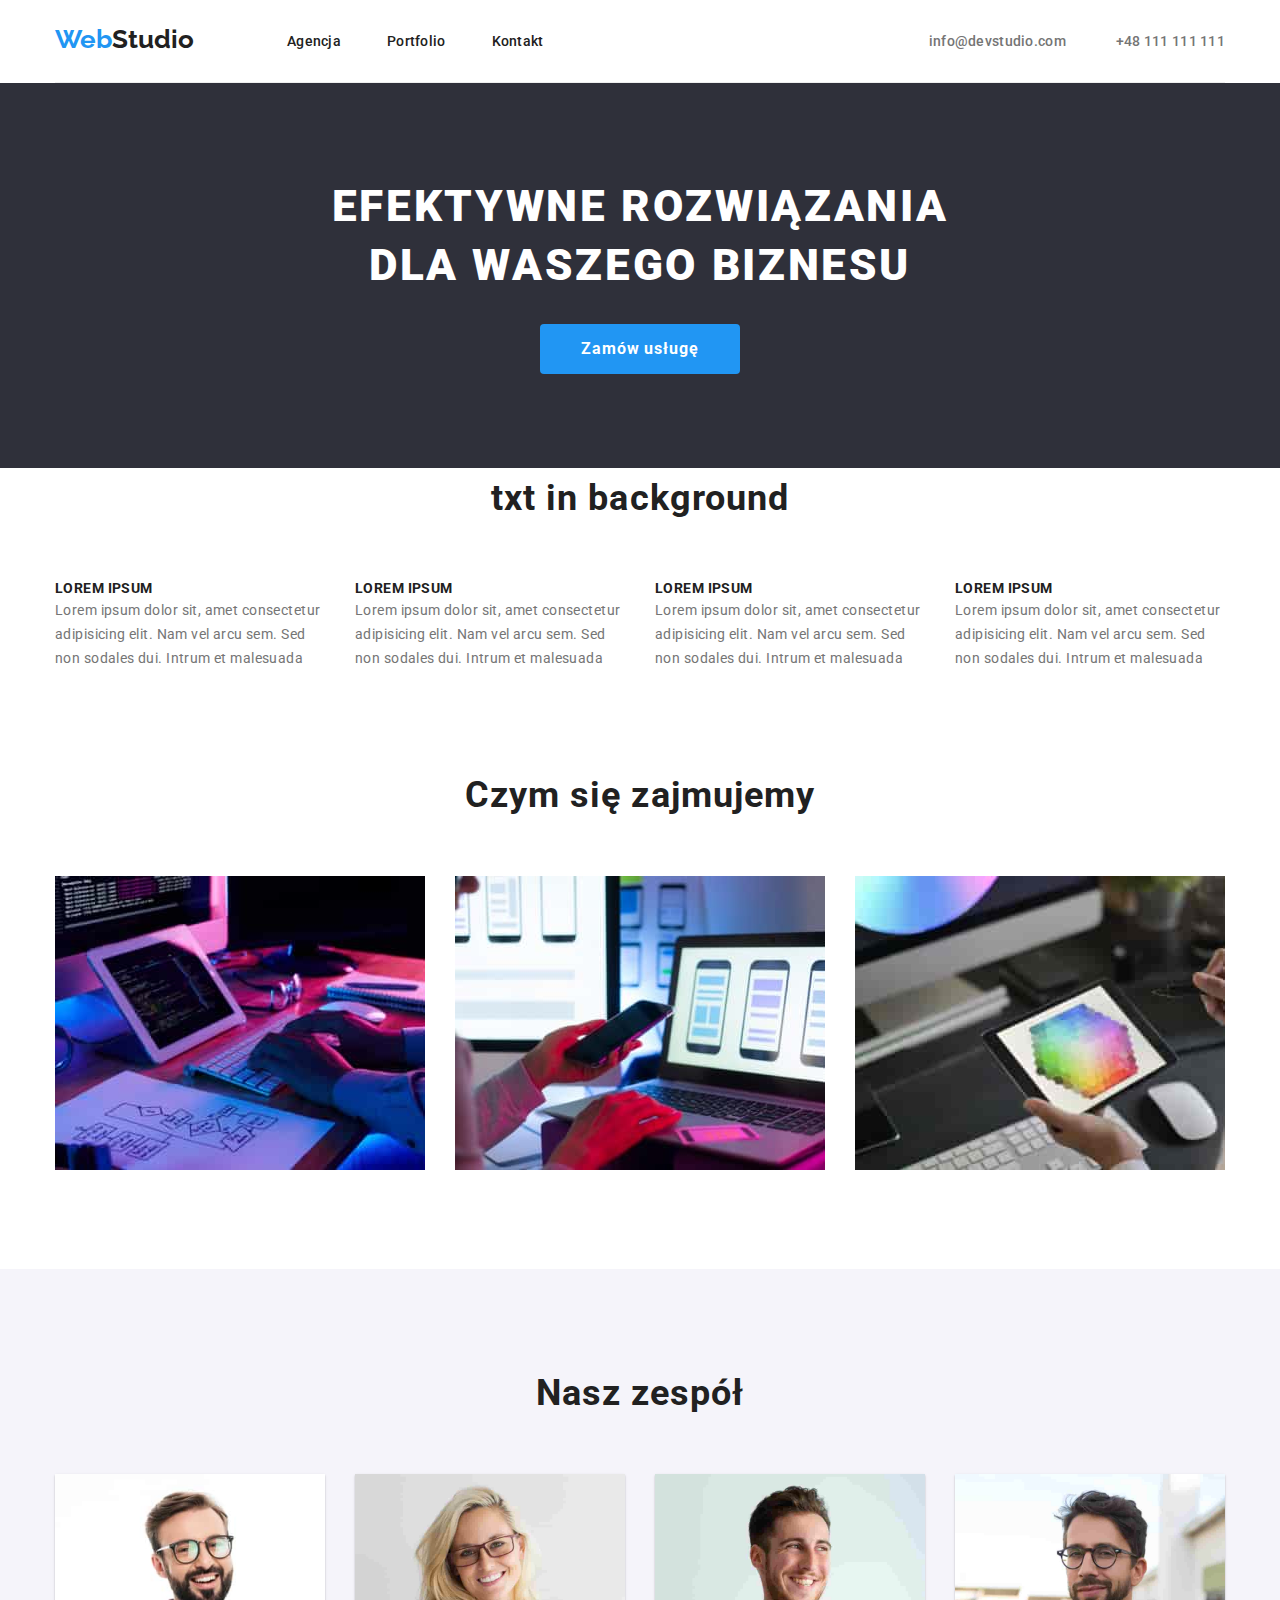
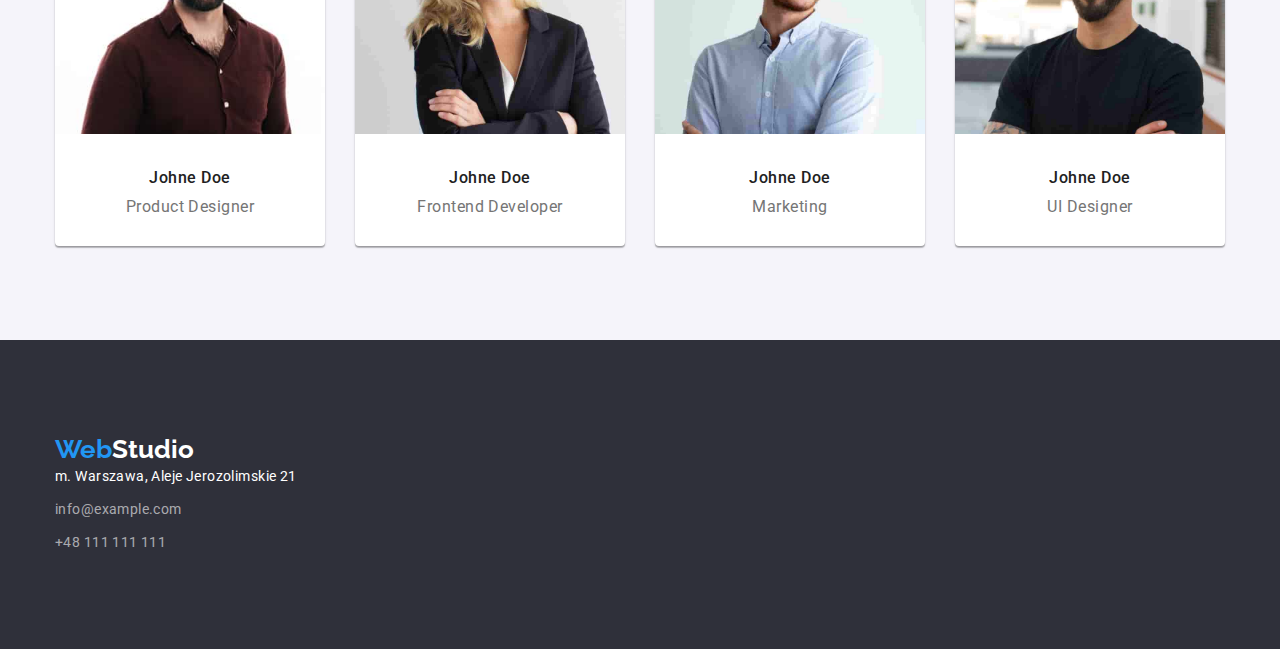
<file: index.html>
<!DOCTYPE html>
<html lang="en">
    <head>
        <meta charset="UTF-8" />
        <meta name="viewport" content="width=device-width, initial-scale=1.0" />
        <title>goit-markup-hw-03</title>
        <link
            rel="stylesheet"
            href="https://cdnjs.cloudflare.com/ajax/libs/modern-normalize/1.0.0/modern-normalize.min.css"
        />

        <link href="./css/styles.css" rel="stylesheet" />
        <link rel="preconnect" href="https://fonts.googleapis.com" />
        <link rel="preconnect" href="https://fonts.gstatic.com" crossorigin />
        <link
            href="https://fonts.googleapis.com/css2?family=Raleway:wght@700&family=Roboto:wght@400;500;700;900&display=swap"
            rel="stylesheet"
        />
    </head>
    <body>
        <header>
            <section>
                <div class="container">
                    <section class="header-top">
                        <nav class="top-part">
                            <a class="logo-h" href="#"
                                ><span class="web-word">Web</span>Studio</a
                            >
                            <ul class="header-list">
                                <li>
                                    <a
                                        class="header-link"
                                        href="./index.html"
                                        target="_blank"
                                        >Agencja</a
                                    >
                                </li>
                                <li>
                                    <a
                                        class="header-link"
                                        href="./portfolio.html"
                                        target="_blank"
                                        >Portfolio</a
                                    >
                                </li>
                                <li>
                                    <a
                                        class="header-link"
                                        href="#"
                                        target="_blank"
                                        >Kontakt</a
                                    >
                                </li>
                            </ul>
                        </nav>

                        <ul class="header-list-link">
                            <li>
                                <a
                                    class="header-contact"
                                    href="mailto:info@devstudio.com"
                                    >info@devstudio.com</a
                                >
                            </li>
                            <li>
                                <a
                                    class="header-contact"
                                    href="tel:++48 111 111 111"
                                    >+48 111 111 111</a
                                >
                            </li>
                        </ul>
                    </section>
                </div>
            </section>
        </header>
        <main>
            <section class="motto section">
                <div class="container">
                    <h1 class="motto-text">
                        EFEKTYWNE ROZWIĄZANIA DLA WASZEGO BIZNESU
                    </h1>
                    <button type="button" class="button-two">
                        Zamów usługę
                    </button>
                </div>
            </section>
            <section>
                <div class="container">
                    <h2 class="subtitle">txt in background</h2>

                    <ul class="lorem-descrp">
                        <li>
                            <h3 class="lorem-title">LOREM IPSUM</h3>
                            <p class="lorem-text">
                                Lorem ipsum dolor sit, amet consectetur
                                adipisicing elit. Nam vel arcu sem. Sed non
                                sodales dui. Intrum et malesuada
                            </p>
                        </li>
                        <li>
                            <h3 class="lorem-title">LOREM IPSUM</h3>
                            <p class="lorem-text">
                                Lorem ipsum dolor sit, amet consectetur
                                adipisicing elit. Nam vel arcu sem. Sed non
                                sodales dui. Intrum et malesuada
                            </p>
                        </li>
                        <li>
                            <h3 class="lorem-title">LOREM IPSUM</h3>
                            <p class="lorem-text">
                                Lorem ipsum dolor sit, amet consectetur
                                adipisicing elit. Nam vel arcu sem. Sed non
                                sodales dui. Intrum et malesuada
                            </p>
                        </li>
                        <li>
                            <h3 class="lorem-title">LOREM IPSUM</h3>
                            <p class="lorem-text">
                                Lorem ipsum dolor sit, amet consectetur
                                adipisicing elit. Nam vel arcu sem. Sed non
                                sodales dui. Intrum et malesuada
                            </p>
                        </li>
                    </ul>
                </div>
            </section>
            <section class="section">
                <div class="container">
                    <h2 class="subtitle">Czym się zajmujemy</h2>
                    <ul class="bau">
                        <li>
                            <img
                                src="./images/tablet.jpg"
                                alt="Programowanie na
                        tablecie"
                            />
                        </li>
                        <li>
                            <img
                                src="./images/laptop.jpg"
                                alt="Modelowanie menu smartfonu"
                            />
                        </li>
                        <li>
                            <img
                                src="./images/paleta.jpg"
                                alt="Wybór kolorów z palety tabletu"
                            />
                        </li>
                    </ul>
                </div>
            </section>
            <section class="nasz-zespol section">
                <div class="container">
                    <h2 class="subtitle">Nasz zespół</h2>

                    <ul class="zespol">
                        <li class="info-block">
                            <img
                                src="./images/pan_brazowa_koszula.jpg"
                                alt="Uśmiechnięty brunet z brodą i wąsami."
                                width="270"
                                height="260"
                            />

                            <h3 class="people-name">Johne Doe</h3>

                            <p class="job-position">Product Designer</p>
                        </li>
                        <li class="info-block">
                            <img
                                src="./images/pani.jpg"
                                alt="Uśmiechnięta blondynka w okularach i czarnej marynarce"
                                width="270"
                                height="260"
                            />

                            <h3 class="people-name">Johne Doe</h3>

                            <p class="job-position">Frontend Developer</p>
                        </li>
                        <li class="info-block">
                            <img
                                src="./images/pan_jasna_koszula.jpg"
                                alt="Uśmiechnięty pan z delikatnym zarostem w jasno-niebieskiej koszuli"
                                width="270"
                                height="260"
                            />

                            <h3 class="people-name">Johne Doe</h3>

                            <p class="job-position">Marketing</p>
                        </li>
                        <li class="info-block">
                            <img
                                src="./images/pan_czarny_tshirt.jpg"
                                alt="Arogancko uśmiechnięty brunet w okularach"
                                width="270"
                                height="260"
                            />

                            <h3 class="people-name">Johne Doe</h3>

                            <p class="job-position">UI Designer</p>
                        </li>
                    </ul>
                </div>
            </section>
        </main>
        <footer>
            <section class="footer section">
                <div class="container">
                    <a class="logo-f" href="#"
                        ><span class="web-word">Web</span
                        ><span class="studio-footer">Studio</span></a
                    >
                    <ul class="footer-list">
                        <li>
                            <p class="place">
                                m. Warszawa, Aleje Jerozolimskie 21
                            </p>
                        </li>
                        <li>
                            <a
                                class="footer-link"
                                href="mailto:info@example.com"
                                >info@example.com</a
                            >
                        </li>
                        <li>
                            <a class="footer-link" href="tel:++48 111 111 111"
                                >+48 111 111 111</a
                            >
                        </li>
                    </ul>
                </div>
            </section>
        </footer>
    </body>
</html>
</file>
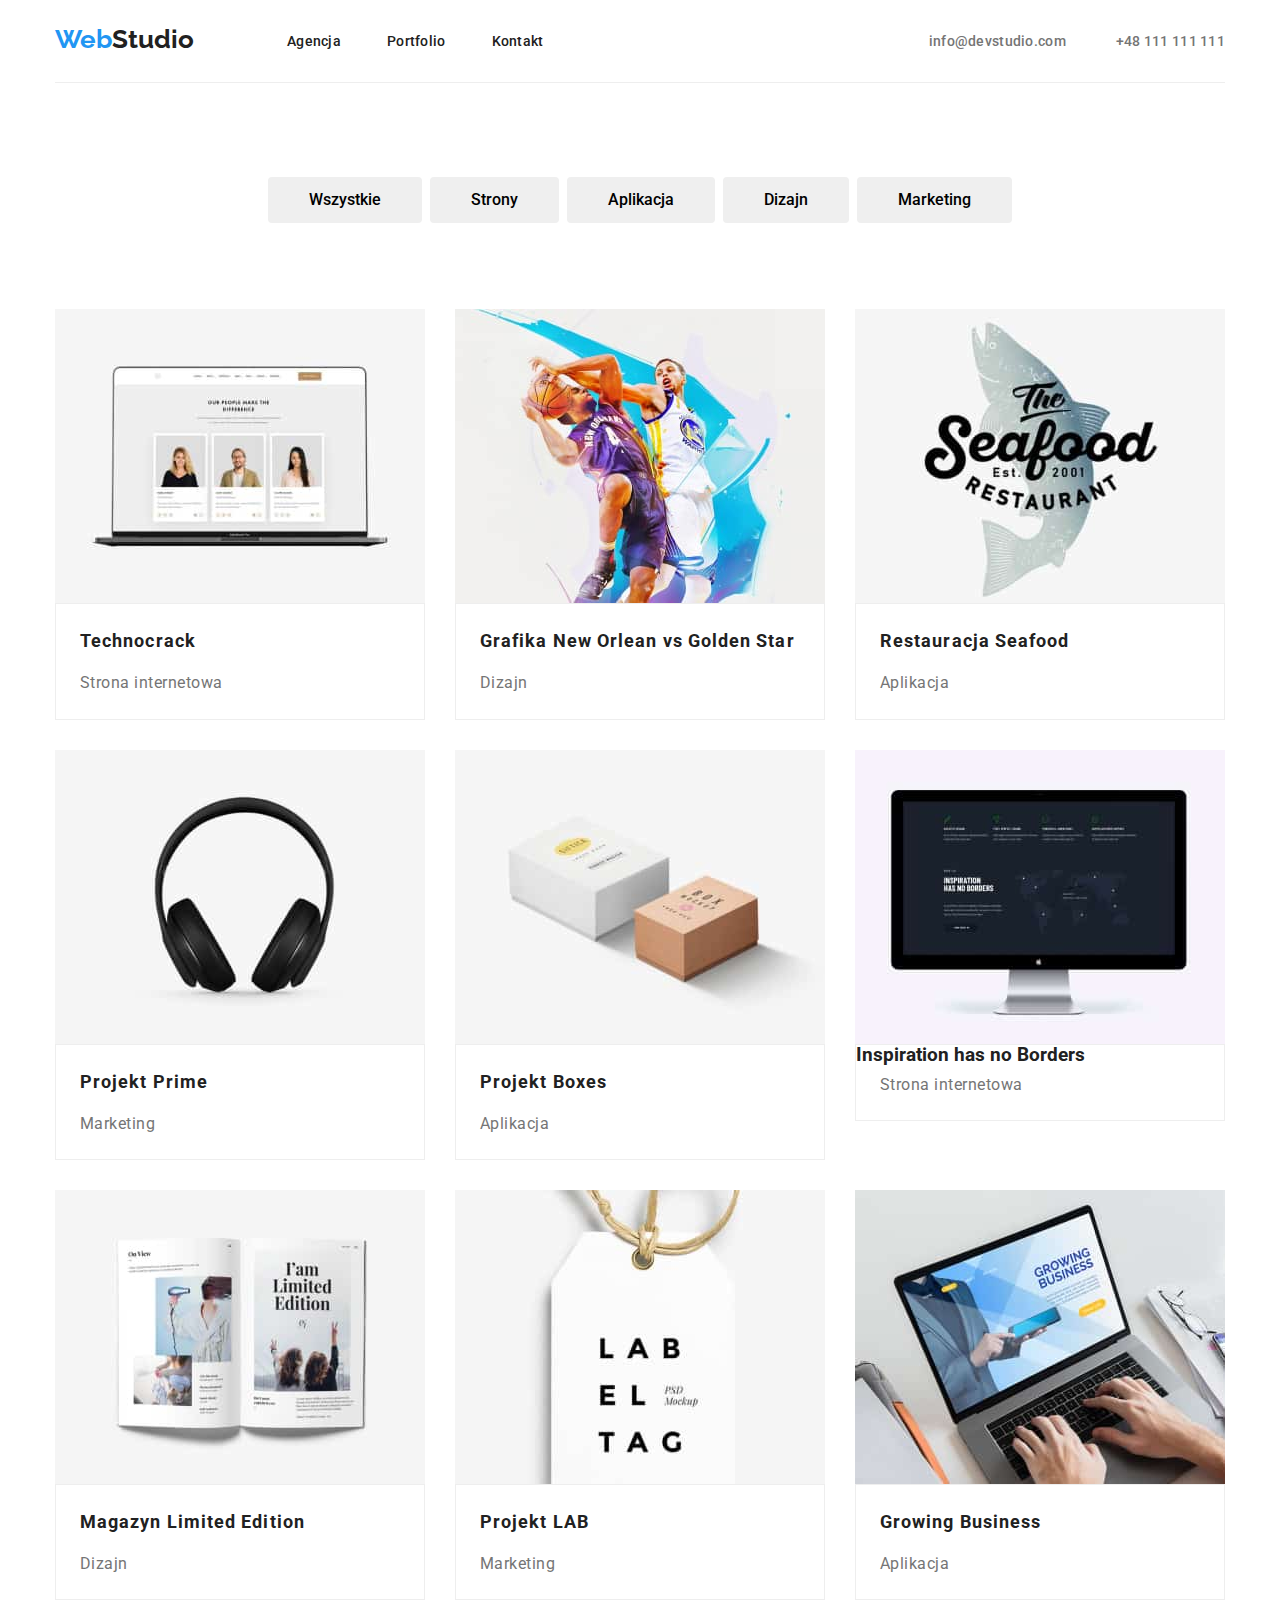
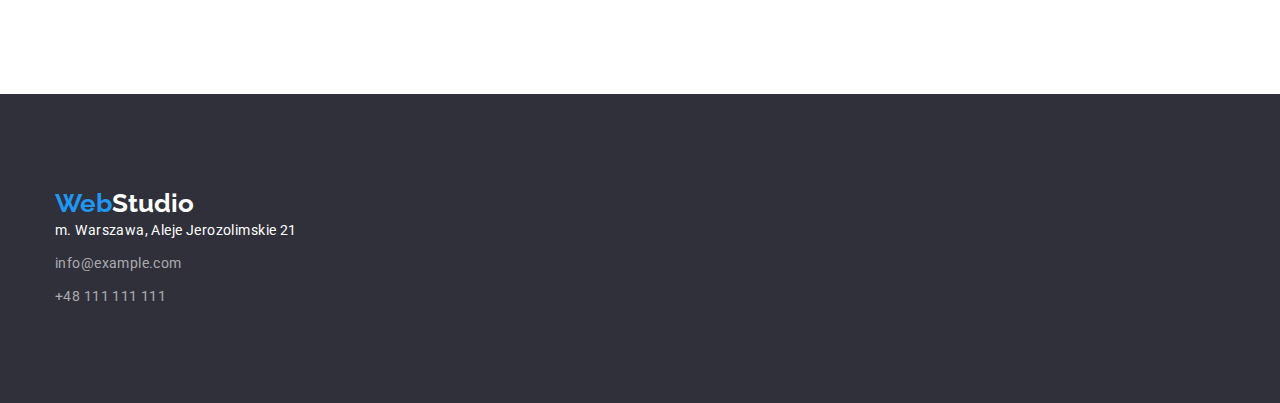
<file: portfolio.html>
<!DOCTYPE html>
<html lang="en">
    <head>
        <meta charset="UTF-8" />
        <meta name="viewport" content="width=device-width, initial-scale=1.0" />
        <title>goit-markup-hw-02</title>
        <link
            rel="stylesheet"
            href="https://cdnjs.cloudflare.com/ajax/libs/modern-normalize/1.0.0/modern-normalize.min.css"
        />
        <link href="./css/styles.css" rel="stylesheet" />
        <link rel="preconnect" href="https://fonts.googleapis.com" />
        <link rel="preconnect" href="https://fonts.gstatic.com" crossorigin />
        <link
            href="https://fonts.googleapis.com/css2?family=Raleway:wght@700&family=Roboto:wght@400;500;700;900&display=swap"
            rel="stylesheet"
        />
    </head>
    <body>
        <header>
            <div class="header-style">
                <div class="container">
                    <section class="header-top">
                        <nav class="top-part">
                            <a class="logo-h" href="#"
                                ><span class="web-word">Web</span>Studio</a
                            >
                            <ul class="header-list">
                                <li>
                                    <a
                                        class="header-link"
                                        href="./index.html"
                                        target="_blank"
                                        >Agencja</a
                                    >
                                </li>
                                <li>
                                    <a
                                        class="header-link"
                                        href="./portfolio.html"
                                        target="_blank"
                                        >Portfolio</a
                                    >
                                </li>
                                <li>
                                    <a
                                        class="header-link"
                                        href="#"
                                        target="_blank"
                                        >Kontakt</a
                                    >
                                </li>
                            </ul>
                        </nav>

                        <ul class="header-list-link">
                            <li>
                                <a
                                    class="header-contact"
                                    href="mailto:info@devstudio.com"
                                    >info@devstudio.com</a
                                >
                            </li>
                            <li>
                                <a
                                    class="header-contact"
                                    href="tel:++48 111 111 111"
                                    >+48 111 111 111</a
                                >
                            </li>
                        </ul>
                    </section>
                </div>
            </div>
        </header>
        <main>
            <section class="section">
                <div class="container">
                    <div class="navigation">
                        <button type="button" class="button">Wszystkie</button>
                        <button type="button" class="button">Strony</button>
                        <button type="button" class="button">Aplikacja</button>
                        <button type="button" class="button">Dizajn</button>
                        <button type="button" class="button">Marketing</button>
                    </div>
                </div>
            </section>
            <section class="pictures">
                <div class="container">
                    <ul class="projects">
                        <li class="info-block-two">
                            <img
                                class="picture"
                                src="./images/technocrack.jpg"
                                alt="Menu strony w internecie."
                                width="370"
                                height="294"
                            />
                            <div class="borderline">
                                <h3 class="proj-title">Technocrack</h3>
                                <p class="proj-description">
                                    Strona internetowa
                                </p>
                            </div>
                        </li>
                        <li class="info-block-two">
                            <img
                                class="picture"
                                src="./images/grafika_new_orlean.jpg"
                                alt="Koszykarze walczą o piłkę"
                                width="370"
                                height="294"
                            />
                            <div class="borderline">
                                <h3 class="proj-title">
                                    Grafika New Orlean vs Golden Star
                                </h3>
                                <p class="proj-description">Dizajn</p>
                            </div>
                        </li>
                        <li class="info-block-two">
                            <img
                                class="picture"
                                src="./images/seafood.jpg"
                                alt="Logo restauracji"
                                width="370"
                                height="294"
                            />
                            <div class="borderline">
                                <h3 class="proj-title">Restauracja Seafood</h3>
                                <p class="proj-description">Aplikacja</p>
                            </div>
                        </li>
                        <li class="info-block-two">
                            <img
                                class="picture"
                                src="./images/prime.jpg"
                                alt="Czarne słuchawki z dużymi nausznikami"
                                width="370"
                                height="294"
                            />
                            <div class="borderline">
                                <h3 class="proj-title">Projekt Prime</h3>
                                <p class="proj-description">Marketing</p>
                            </div>
                        </li>
                        <li class="info-block-two">
                            <img
                                class="picture"
                                src="./images/boxes.jpg"
                                alt="Dwa pudełka - białe i brązowe"
                                width="370"
                                height="294"
                            />
                            <div class="borderline">
                                <h3 class="proj-title">Projekt Boxes</h3>

                                <p class="proj-description">Aplikacja</p>
                            </div>
                        </li>
                        <li class="info-block-two">
                            <img
                                class="picture"
                                src="./images/no_borders.jpg"
                                alt="Strona główna na ekranie monitora"
                                width="370"
                                height="294"
                            />
                            <div class="borderline">
                                <h3>Inspiration has no Borders</h3>
                                <p class="proj-description">
                                    Strona internetowa
                                </p>
                            </div>
                        </li>
                        <li class="info-block-two">
                            <img
                                class="picture"
                                src="./images/limited_edition.jpg"
                                alt="Otwarte czasopismo"
                                width="370"
                                height="294"
                            />
                            <div class="borderline">
                                <h3 class="proj-title">
                                    Magazyn Limited Edition
                                </h3>

                                <p class="proj-description">Dizajn</p>
                            </div>
                        </li>
                        <li class="info-block-two">
                            <img
                                class="picture"
                                src="./images/lab.jpg"
                                alt="Metka z liścikiem"
                                width="370"
                                height="294"
                            />
                            <div class="borderline">
                                <h3 class="proj-title">Projekt LAB</h3>

                                <p class="proj-description">Marketing</p>
                            </div>
                        </li>
                        <li class="info-block-two">
                            <img
                                class="picture"
                                src="./images/growing_business.jpg"
                                alt="Praca na laptopie"
                                width="370"
                                height="294"
                            />
                            <div class="borderline">
                                <h3 class="proj-title">Growing Business</h3>

                                <p class="proj-description">Aplikacja</p>
                            </div>
                        </li>
                    </ul>
                </div>
            </section>
        </main>
        <footer>
            <section class="footer section">
                <div class="container">
                    <div class="footer-format">
                        <a class="logo-f" href="#"
                            ><span class="web-word">Web</span
                            ><span class="studio-footer">Studio</span></a
                        >
                        <ul class="footer-list">
                            <li>
                                <p class="place">
                                    m. Warszawa, Aleje Jerozolimskie 21
                                </p>
                            </li>
                            <li>
                                <a
                                    class="footer-link"
                                    href="mailto:info@example.com"
                                    >info@example.com</a
                                >
                            </li>
                            <li>
                                <a
                                    class="footer-link"
                                    href="tel:++48 111 111 111"
                                    >+48 111 111 111</a
                                >
                            </li>
                        </ul>
                    </div>
                </div>
            </section>
        </footer>
    </body>
</html>
</file>
<file: css/styles.css>
*,
*::after,
*::before {
    margin: 0;
    padding: 0;
}

:root {
    --active-color: #2196f3;
    --bcg2-color: #f5f4fa;
    --bcg1-color: #2f303a;
    --default-color: #212121;
}

body {
    font-family: "Roboto", sans-serif;
    color: var(--default-color);
    width: 100%;
}

.section {
    padding: 94px 0px;
}

.container {
    margin: 0 auto;
    width: 100%;
    max-width: 1200px;
    padding: 0 15px;
}

/* Subtitle to klasa dla h2*/

.subtitle {
    font-size: 36px;
    line-height: 1.7;
    text-align: center;
    letter-spacing: 0.03em;
    padding-bottom: 50px;
    margin: 0px;
}

/* HEADER */

.header-top {
    display: flex;
    justify-content: space-between;
    border-bottom: 1px solid #eeeeee;
}

.top-part {
    display: flex;
}

.logo-h {
    font-family: "Raleway";
    font-weight: 700;
    font-size: 26px;
    line-height: 31px;
    text-decoration: none;
    text-align: center;

    color: var(--default-color);
    margin-top: 24px;
    margin-right: 93px;
    margin-bottom: 25px;
}
.logo-h:visited {
    color: var(--default-color);
}

.web-word {
    color: var(--active-color);
}

.header-list {
    list-style: none;
    display: flex;
    justify-content: space-around;
    flex-wrap: wrap;
    padding-left: 0px;
    margin-top: 32px;
    margin-bottom: 32px;
    gap: 46px;
}
.header-list-link {
    list-style: none;
    display: flex;
    justify-items: flex-end;
    flex-wrap: wrap;
    padding-left: 0px;
    margin-top: 32px;
    margin-bottom: 32px;
    gap: 50px;
}

.header-list:hover {
    cursor: pointer;
    color: var(--active-color);
}

.header-link {
    font-weight: 500;
    font-size: 14px;
    line-height: 1.14;
    letter-spacing: 0.02em;
    text-decoration: none;
    color: var(--default-color);
}

.header-link:hover {
    cursor: pointer;
    color: var(--active-color);
}

.header-link:focus {
    color: var(--active-color);
    outline: none;
}

.header-contact {
    font-weight: 500;
    font-size: 14px;
    line-height: 1.14;
    letter-spacing: 0.02em;
    text-decoration: none;
    color: #757575;
}
.header-contact:hover {
    cursor: pointer;
    color: var(--active-color);
}

.header-contact:focus {
    color: var(--active-color);
    outline: none;
}

/* MAIN */
/* Pierwsza sekcja */

.motto {
    background-color: var(--bcg1-color);
}
.motto-text {
    font-weight: 900;
    font-size: 44px;
    line-height: 1.33;
    letter-spacing: 0.06em;
    text-transform: uppercase;
    text-align: center;

    padding: 0px 252px 30px 252px;

    margin-left: auto;
    margin-right: auto;
    color: #ffffff;
}

.button-two {
    border: none;
    cursor: pointer;
    display: block;

    background-color: var(--active-color);
    font-family: inherit;
    font-style: normal;
    font-weight: 700;
    font-size: 16px;
    line-height: 1.86;
    border-radius: 4px;
    padding: 0px;

    margin: auto;

    padding: 10px 41px;

    align-items: center;
    text-align: center;
    letter-spacing: 0.06em;

    color: #ffffff;
}

/* Druga sekcja */

.lorem-descrp {
    list-style: none;
    display: flex;
    justify-content: center;
    gap: 30px;
    align-items: center;
}
.lorem-title {
    font-size: 14px;
    line-height: 1.42;
    letter-spacing: 0.03em;
    text-transform: uppercase;
}
.lorem-text {
    font-size: 14px;
    line-height: 1.71;
    letter-spacing: 0.03em;
    color: #757575;
    width: 270px;
}

/* Trzecia sekcja*/

.bau {
    list-style: none;
    display: flex;
    justify-content: center;
    gap: 30px;
    padding-left: 0px;
}

/* Czwarta sekcja*/

.nasz-zespol {
    background-color: #f5f4fa;
}
.zespol {
    list-style: none;
    display: flex;
    padding-left: 0px;
    justify-content: center;
    gap: 30px;
    border-bottom-left-radius: 4px;
    border-bottom-right-radius: 4px;
}
.info-block {
    background: #ffffff;
    box-shadow: 0px 1px 3px rgba(0, 0, 0, 0.12), 0px 1px 1px rgba(0, 0, 0, 0.14),
        0px 2px 1px rgba(0, 0, 0, 0.2);
    border-radius: 0px 0px 4px 4px;
}
.people-name {
    font-weight: 500;
    font-size: 16px;
    line-height: 1.19;
    padding-top: 30px;
    padding-bottom: 10px;

    text-align: center;
    letter-spacing: 0.03em;
}
.job-position {
    font-size: 16px;
    line-height: 19px;

    text-align: center;
    letter-spacing: 0.03em;
    padding-bottom: 30px;

    color: #757575;
}

/* FOOTER */

.footer {
    background-color: var(--bcg1-color);
}

.logo-f {
    font-family: "Raleway";
    font-weight: 700;
    font-size: 26px;
    line-height: 31px;
    text-decoration: none;

    color: var(--default-color);
}
.logo-f:visited {
    color: var(--default-color);
}
.footer-list {
    list-style: none;
    display: flex;
    flex-direction: column;
    padding-left: 0px;
    gap: 9px;
}
.place {
    font-size: 14px;
    line-height: 1.71;
    font-style: normal;

    letter-spacing: 0.03em;

    margin-bottom: auto;
    color: #ffffff;
}
.studio-footer {
    color: #ffffff;
}

.footer-link {
    font-size: 14px;
    line-height: 1.71;

    letter-spacing: 0.03em;

    color: rgba(255, 255, 255, 0.6);
    text-decoration: none;
}
.footer-link:hover {
    cursor: pointer;
    color: var(--active-color);
}

.footer-link:focus {
    color: var(--active-color);
    outline: none;
}

/* druga strona */
/* MAIN*/

/* przyciski */

.navigation {
    display: flex;
    flex-wrap: wrap;
    flex-direction: row;
    justify-content: center;
    height: 38px;
    gap: 8px;
}
.button {
    border: none;
    cursor: pointer;
    display: block;

    font-family: inherit;
    font-weight: 500;
    font-size: 16px;
    line-height: 1.62;
    border-radius: 4px;
    padding: 10px 41px;
}
.button:hover {
    background-color: var(--active-color);
    box-shadow: 0px 3px 1px rgba(0, 0, 0, 0.1), 0px 1px 2px rgba(0, 0, 0, 0.08),
        0px 2px 2px rgba(0, 0, 0, 0.12);

    color: #ffffff;
}
.button:focus {
    background-color: var(--active-color);
    color: #ffffff;
    outline: none;
}
.button:active {
    background-color: var(--active-color);
}

/* Obrazy */

.pictures {
    display: block;
}
.projects {
    list-style: none;
    display: flex;
    flex-wrap: wrap;
    flex-direction: row;
    justify-content: space-between;
    padding-left: 0px;
    margin: 0px;
    gap: 30px;
    padding-bottom: 94px;
}
.info-block-two {
    flex-basis: calc((100% - 60px) / 3);
    background: #ffffff;
    width: 370px;
}
.borderline {
    border: 1px solid #eeeeee;
}

.picture {
    display: block;
    margin-left: auto;
    margin-right: auto;
}
.proj-title {
    font-weight: 700;
    font-size: 18px;
    line-height: 1.89;
    letter-spacing: 0.06em;
    color: var(--default-color);
    width: 322px;
    height: 36px;

    margin: 20px 24px 4px 24px;
}
.proj-description {
    display: flex;
    justify-content: flex-start;
    font-size: 16px;
    line-height: 1.89;
    text-align: left;
    letter-spacing: 0.03em;
    padding: 4px 24px 20px 24px;
    color: #757575;
}
</file>
